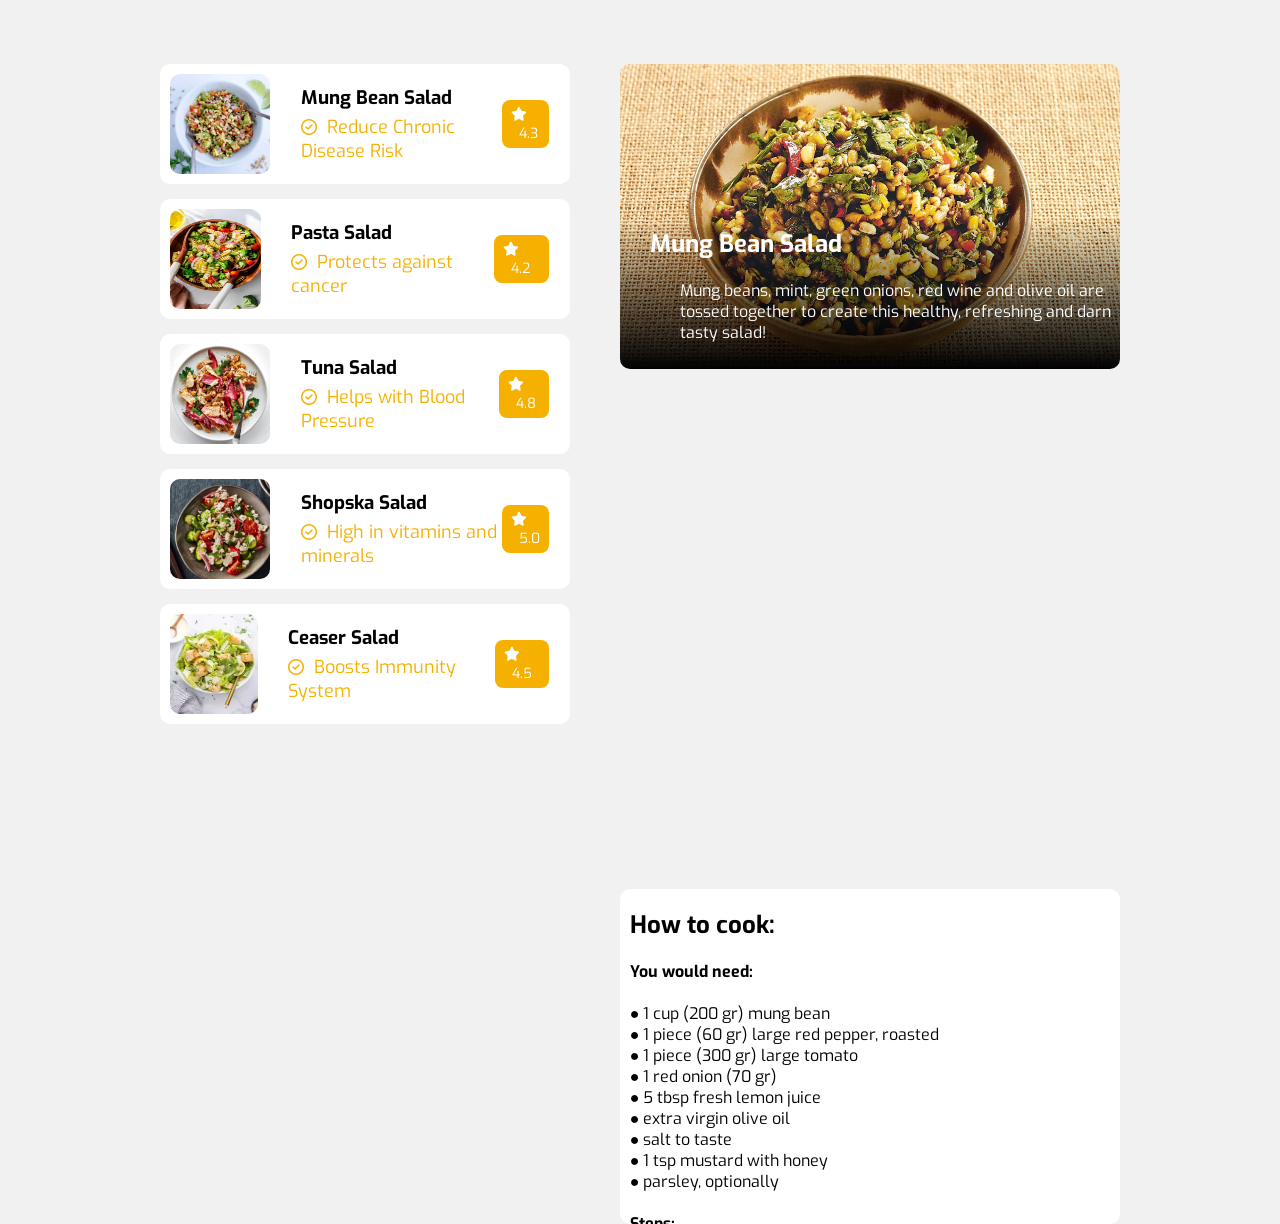
<file: index.html>
<!DOCTYPE html>
<html lang="en">

<head>
    <meta charset="UTF-8">
    <meta name="viewport" content="width=device-width, initial-scale=1.0">
    <title>Recipes Card Layout</title>
    <link rel="stylesheet" href="styles/style.css">
    <!--Fontawesome CDN-->
    <link rel="stylesheet" href="https://cdnjs.cloudflare.com/ajax/libs/font-awesome/6.5.0/css/all.min.css"
        integrity="sha512-Avb2QiuDEEvB4bZJYdft2mNjVShBftLdPG8FJ0V7irTLQ8Uo0qcPxh4Plq7G5tGm0rU+1SPhVotteLpBERwTkw=="
        crossorigin="anonymous" referrerpolicy="no-referrer" />
    <script src="https://cdn.jsdelivr.net/npm/gsap@3.12.7/dist/gsap.min.js"></script>
</head>

<body>
    <div class="wrapper">
        <div class="recipeCards">
            <div class="recipe">
                <img class="recipeImg" width="100" height="100" src="images/mung_bean_salad_sm.webp">
                <div class="recipeText">
                    <h3>Mung Bean Salad</h3>
                    <p><i class="fa-regular fa-circle-check"></i>&nbsp;&nbsp;Reduce Chronic Disease Risk</p>
                </div>
                <div class="rating">
                    <p id="fav" value="Mung Bean Salad"><i class="fa-solid fa-star"></i>&nbsp;&nbsp;4.3</p>
                </div>
            </div>
            <div class="recipe">
                <img class="recipeImg" width="100" height="100" src="images/pasta_salad_sm.webp">
                <div class="recipeText">
                    <h3>Pasta Salad</h3>
                    <p><i class="fa-regular fa-circle-check"></i>&nbsp;&nbsp;Protects against cancer</p>
                </div>
                <div class="rating">
                    <p id="fav" value="Pasta Salad"><i class="fa-solid fa-star"></i>&nbsp;&nbsp;4.2</p>
                </div>
            </div>
            <div class="recipe">
                <img class="recipeImg" width="100" height="100" src="images/tuna_salad_sm.webp">
                <div class="recipeText">
                    <h3>Tuna Salad</h3>
                    <p><i class="fa-regular fa-circle-check"></i>&nbsp;&nbsp;Helps with Blood Pressure</p>
                </div>
                <div class="rating">
                    <p id="fav" value="Tuna Salad"><i class="fa-solid fa-star"></i>&nbsp;&nbsp;4.8</p>
                </div>
            </div>
            <div class="recipe">
                <img class="recipeImg" width="100" height="100" src="images/shopska_salad_sm.webp">
                <div class="recipeText">
                    <h3>Shopska Salad</h3>
                    <p><i class="fa-regular fa-circle-check"></i>&nbsp;&nbsp;High in vitamins and minerals</p>
                </div>
                <div class="rating">
                    <p id="fav" value="Shopska Salad"><i class="fa-solid fa-star"></i>&nbsp;&nbsp;5.0</p>
                </div>
            </div>
            <div class="recipe">
                <img class="recipeImg" width="100" height="100" src="images/ceasar_salad_sm.webp">
                <div class="recipeText">
                    <h3>Ceaser Salad</h3>
                    <p><i class="fa-regular fa-circle-check"></i>&nbsp;&nbsp;Boosts Immunity System</p>
                </div>
                <div class="rating">
                    <p id="fav" value="Ceaser Salad"><i class="fa-solid fa-star"></i>&nbsp;&nbsp;4.5</p>
                </div>
            </div>
        </div>
        <div class="selectedItem">
            <div class="selectedImg">
                <img id="backImg" width="500" height="300" src="images/mung_bean_salad_lg.webp">
                <div class="favIcon"><i id="star-icon" class="fa-regular fa-star"></i></div>
                <div class="shortText">
                    <h2 id="title">Mung Bean Salad</h2>
                    <p id="descr">Mung beans, mint, green onions, red wine and olive oil are tossed together to create
                        this healthy, refreshing and darn tasty salad!</p>
                </div>
            </div>
            <div class="selectedRecipeText">
                <h2>How to cook:</h2>
                <p id="cookRecipe"><b>You would need:</b> <br>
                    ● 1 cup (200 gr) mung bean
                    ● 1 piece (60 gr) large red pepper, roasted
                    ● 1 piece (300 gr) large tomato
                    ● 1 red onion (70 gr)
                    ● 5 tbsp fresh lemon juice
                    ● extra virgin olive oil
                    ● salt to taste
                    ● 1 tsp mustard with honey
                    ● parsley, optionally

                    <b>Steps:</b>

                    1. Soak the mung bean for a few hours so it will cook faster. Then wash it, place in a saucepan and
                    cover with water. Cook over medium heat until the grains soften (be careful not to overcook it). It
                    took me about 15-20 minutes.

                    2. After the mung bean is cooked, wash it with cold water and set aside to drain and cool.

                    3. During this time, prepare the vegetables. Cut the tomato into cubes, onion and pepper into thin
                    slices. Squeeze out the juice of half a lemon.
                </p>
            </div>
        </div>
    </div>

    <script src="scripts/script.js"></script>
</body>

</html>

<!--
<i class="fa-regular fa-star"></i>
  -->
</file>
<file: styles/style.css>
@import url('https://fonts.googleapis.com/css2?family=Exo:ital,wght@0,100..900;1,100..900&display=swap');

* {
    font-family: 'Exo', sans-serif;
}

html {
    height: 100%;
    background-color: #F1F1F1;
}

body {
    margin: unset;
}

.wrapper {
    display: flex;
    width: 80%;
    justify-content: center;
    margin: auto;
    margin-top: 5%;
}

.recipeCards {
    width: 40%;
    margin-right: 50px;
}

.recipe {
    display: flex;
    justify-content: space-between;
    background-color: white;
    border-radius: 10px;
}

.recipe:hover {
    cursor: pointer;
    background-color: #F6B100;
}

.recipe:hover p {
    color: white;
}

.recipe:hover .rating p {
    background-color: white;
    color: #F6B100;
}

.recipe:nth-child(n+2) {
    margin-top: 15px;
}

.recipeImg {
    padding: 10px;
    border-radius: 20px;
}

.recipeText {
    display: flex;
    flex-direction: column;
    justify-content: center;
    margin-left: 5%;
    margin-right: auto;
}

.recipeText h3 {
    margin: unset;
}

.recipeText p {
    margin: 5px 0 0 0;
    font-size: 18px;
    color: #F6B100;
}

.recipeText p i {
    font-size: 16px;
}

.rating {
    margin-right: 5%;
    align-self: center;
}

.rating p {
    background-color: #F6B100;
    color: white;
    padding: 5px 9px;
    border-radius: 8px;
    font-size: 14px;
}

.selectedItem {
    width: 500px;
}

.selectedImg {
    position: relative;
}

.selectedImg img {
    border-radius: 10px;
}

.selectedImg::after {
    content: '';
    position: absolute;
    bottom: 0;
    left: 0;
    z-index: 1;
    width: 100%;
    height: 50%;
    border-end-end-radius: 10px;
    border-end-start-radius: 10px;
    background: linear-gradient(to bottom, rgba(0, 0, 0, 0), rgba(0, 0, 0, 2));
}

.shortText {
    position: absolute;
    bottom: 10px;
    left: 30px;
    color: white;
    z-index: 2;
    margin-right: 30px;
}

.selectedRecipeText {
    background-color: white;
    border-radius: 10px;
    /* height: 48%; */
    height: 335px;
    margin-top: 20px;
    overflow: auto;
}

.selectedRecipeText h2 {
    padding: 0 0 0 10px;
}

.selectedRecipeText p {
    padding: 0 0 10px 10px;
}

.favIcon {
    position: absolute;
    top: 20px;
    left: 30px;
    background-color: #2f2921;
    padding: 10px;
    border-radius: 10px;
}

.favIcon:hover {
    background-color: #7ac900;
    cursor: pointer;
}

.favIcon i {
    font-size: 20px;
    color: white;
}

#cookRecipe {
    white-space: pre-line;

}

/* Media queries */

@media only screen and (max-width: 460px) {
    .wrapper {
        width: 92%;
        flex-direction: column;
        padding-bottom: 5%;
    }

    .recipeCards {
        display: flex;
        overflow: scroll;
        width: 100%;
    }

    .recipe {
        flex-direction: column;
        margin-right: 10px;
        justify-content: unset;
    }

    .recipe:nth-last-child(1) {
        margin-right: 0px;
    }

    .recipeText {
        font-size: 12px;
        margin-left: 10%;
        padding-right: 5px;
    }

    .recipeText p {
        font-size: 12px;
    }

    .recipe:nth-child(n+2) {
        margin-top: unset;
        justify-content: space-between;
    }

    .recipe:nth-child(n+2) .recipeText {
        margin-bottom: auto;
    }

    .recipe:nth-child(n+2) .recipeText p {
        margin-top: 24%;
    }

    #backImg {
        height: 65dvw;
        width: 100%;
    }

    .selectedItem {
        margin-top: 20px;
        width: 100%;
    }
}
</file>
